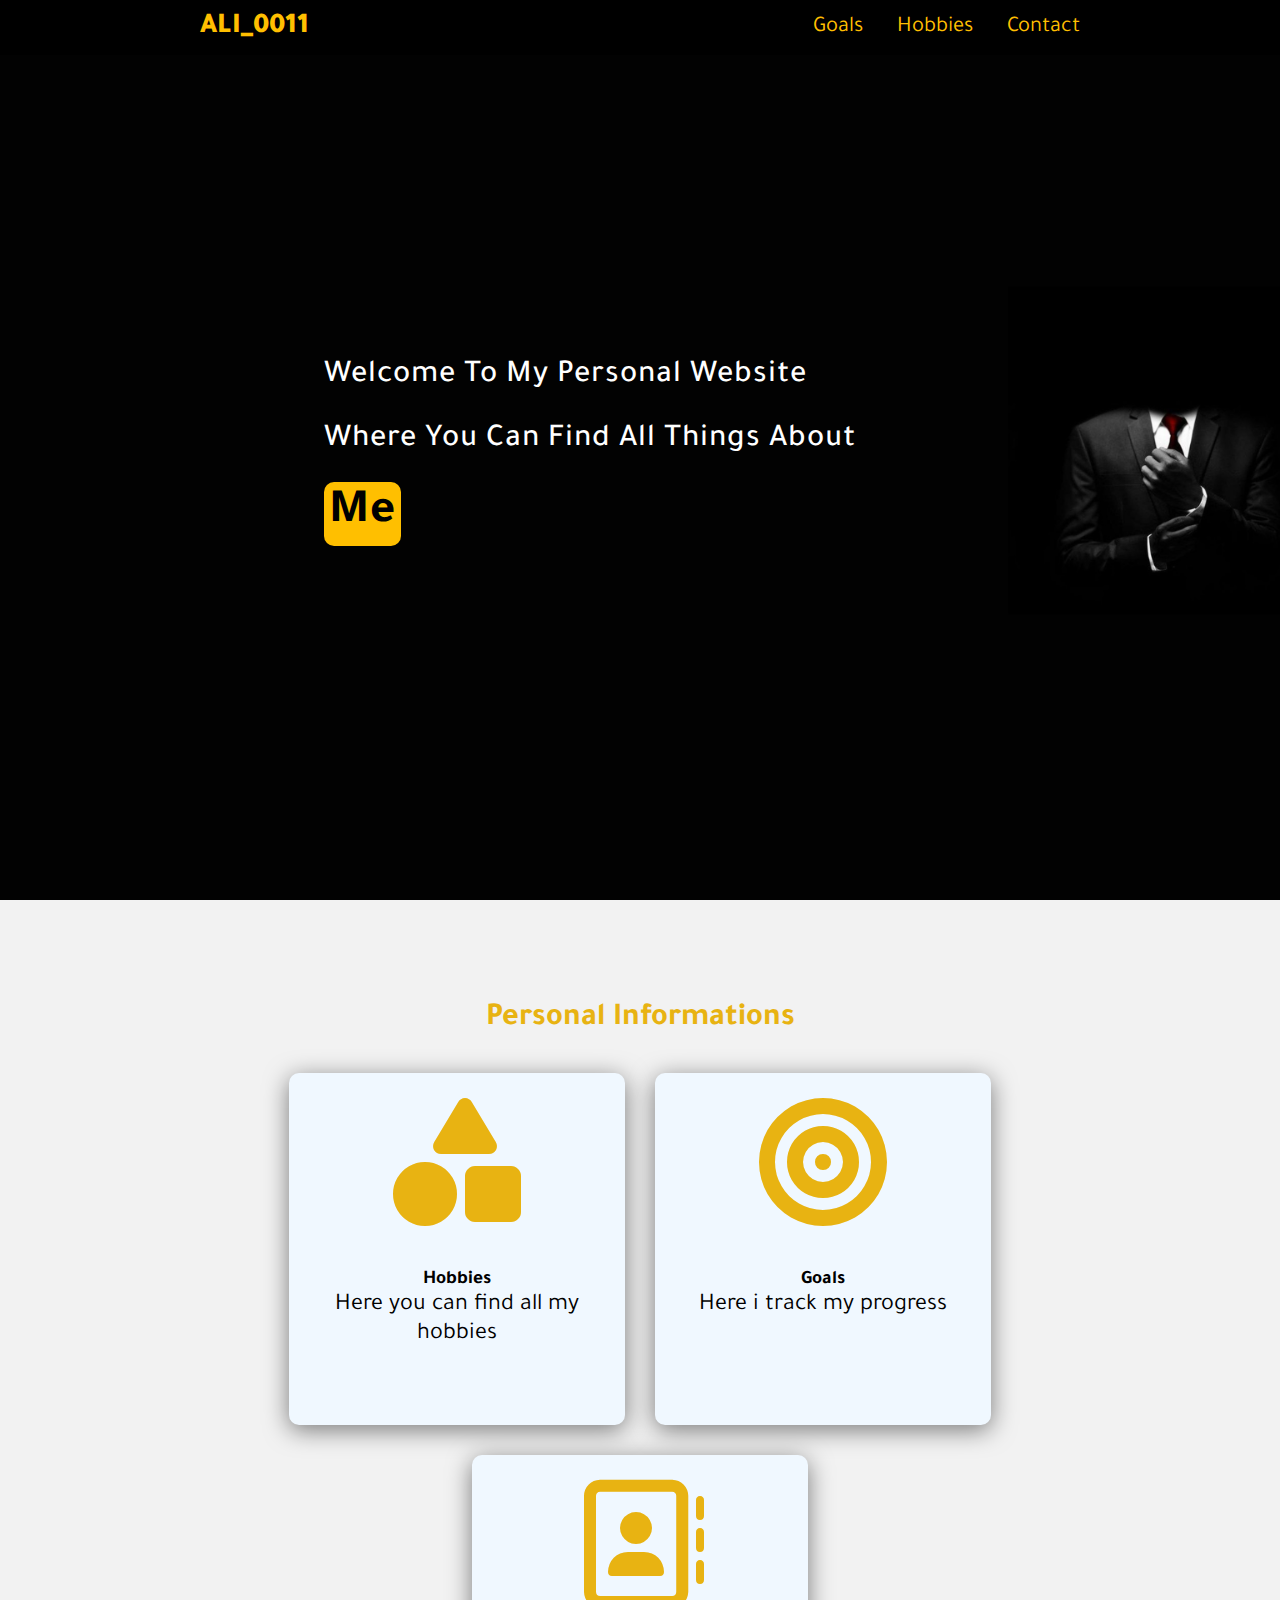
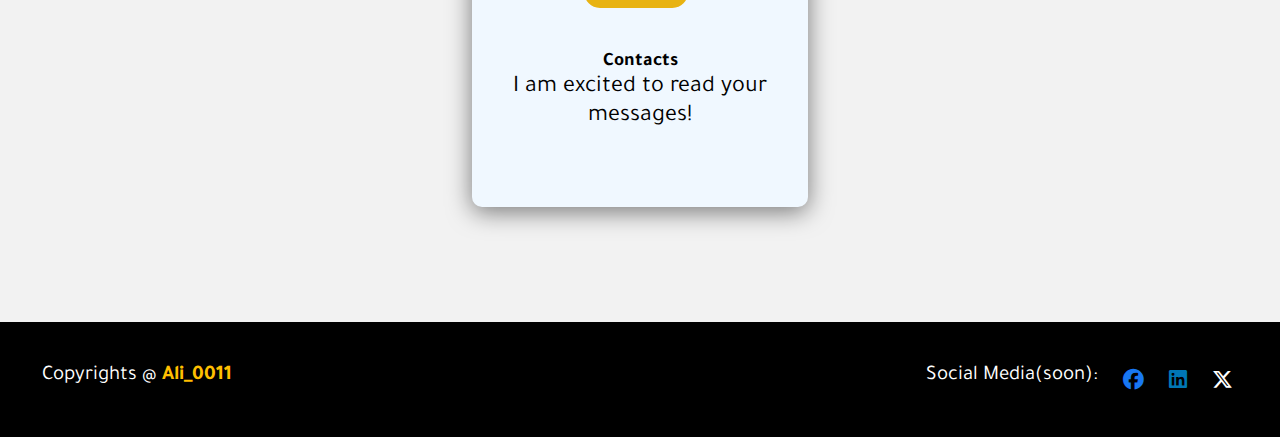
<file: index.html>
<!DOCTYPE html>
<html lang="en">
<head>
    <meta charset="UTF-8">
    <meta name="viewport" content="width=device-width, initial-scale=1.0">
    <link rel="stylesheet" href="https://cdnjs.cloudflare.com/ajax/libs/font-awesome/6.5.2/css/all.min.css">
    <link rel="stylesheet" href="master.css">
    <title>Ali</title>
    <link rel="preconnect" href="https://fonts.googleapis.com">
<link rel="preconnect" href="https://fonts.gstatic.com" crossorigin>
<link href="https://fonts.googleapis.com/css2?family=Tajawal:wght@200;300;400;500;700;800;900&display=swap" rel="stylesheet">
</head>
<body>
    <header>
        <a href="index.html" class="logo"> Ali_0011</a>
        <nav class="navigation">
            <a href="goals.html" >Goals</a>
            <a href="hobbies.html">Hobbies</a>
            <a href="contact.html">Contact</a>
        

        </nav>
    </header>

<section class="main">
    <h1>
        Welcome To My Personal website<br>
        where you can find all things about<br> <span><a href="#Services">me</a></span>
    </h1>
    
</section>

<section class="cards" id = "Services">
    <h2 class="title">
        Personal Informations
    </h2>
    <div class="content">
        
       <a href="hobbies.html">
        <div class="card">
            <div class="icon"> <i class="fa-solid fa-shapes"></i></i></div>
           <div class="info">
            <h3>Hobbies</h3>
            <p>Here you can find all my hobbies </p>
           </div>
        </div>
       </a>
       <a href="goals.html">
        <div class="card">
            <div class="icon"><i class="fa-solid fa-bullseye"></i></i></div>
           <div class="info">
            <h3>Goals</h3>
            <p>Here i track my progress</p>
           </div>
        </div>
    </a>
    <a href="contact.html">
        <div class="card">  
            <div class="icon"> <i class="fa-regular fa-address-book"></i></div>
           <div class="info">
            <h3>Contacts</h3>
            <p>I am excited to read your messages!</p>
           </div>
        </div>
    </a>
    </div>
</section>
<footer class="footer">
    <p>Copyrights @ <span>Ali_0011</span></p>
    <div class="logos_footer">
        <p>Social Media(soon): </p>
        <div class="logos_footer_icons">
            <i class="fa-brands fa-facebook" style="color: #1877F2;"></i>
        <i class="fa-brands fa-linkedin" style="color: #0077B5;"></i>
        <i class="fa-brands fa-x-twitter"></i>
        </div>
    </div>
</footer>

</body>
</html>
</file>
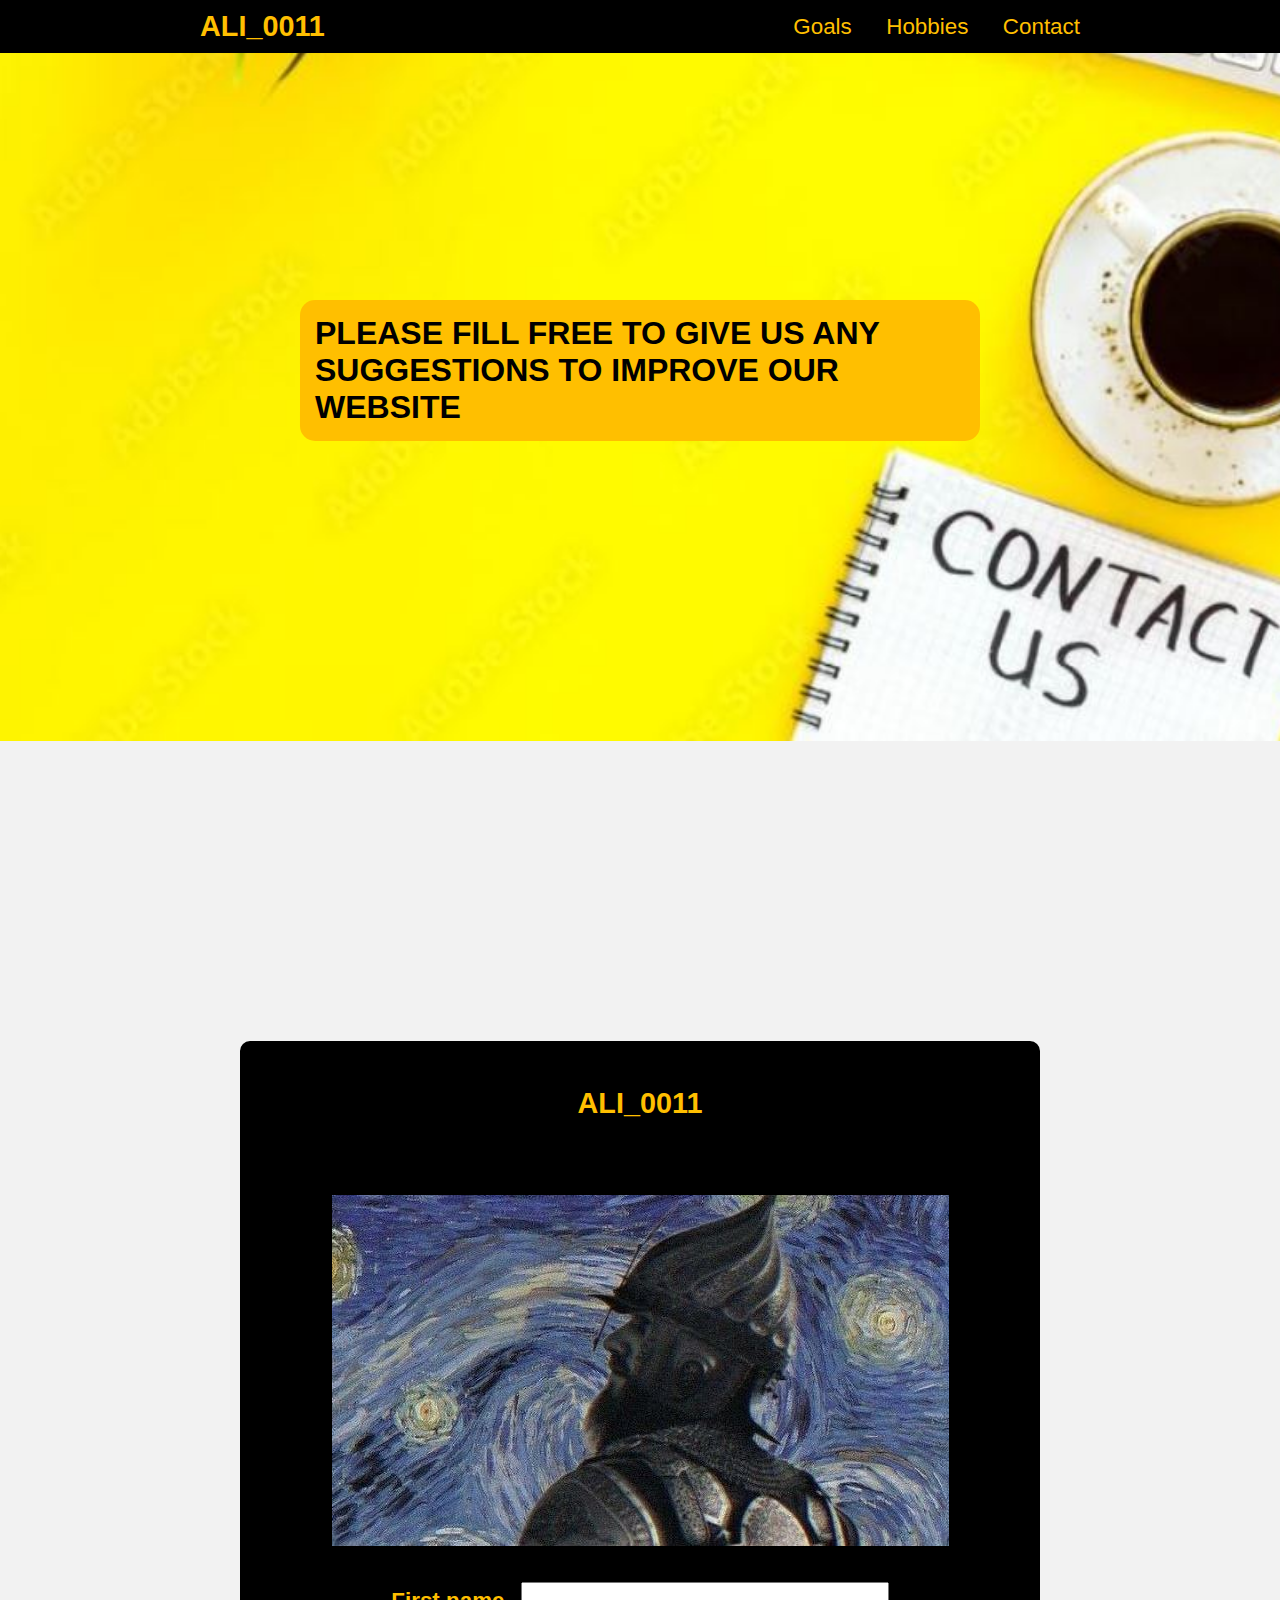
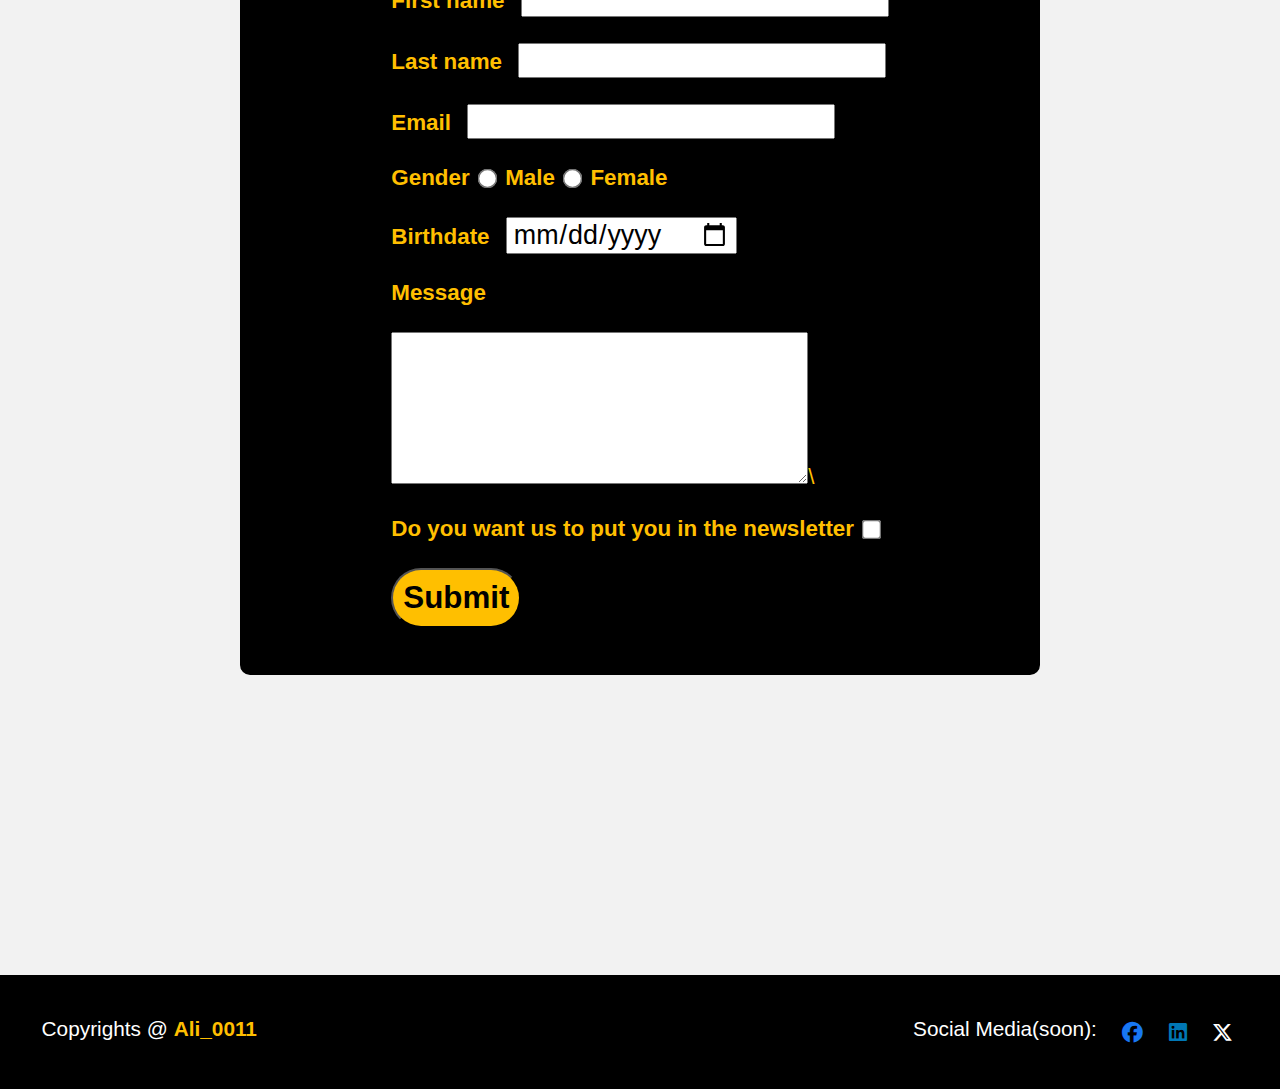
<file: contact.html>
<!DOCTYPE html>
<html lang="en">
<head>
  <meta charset="UTF-8">
  <meta http-equiv="X-UA-Compatible" content="IE=edge">
  <meta name="viewport" content="width=device-width, initial-scale=1.0">
  <link rel="stylesheet" href="contact_style.css">
  <link rel="stylesheet" href="https://cdnjs.cloudflare.com/ajax/libs/font-awesome/6.5.2/css/all.min.css">
  <title>Document</title>
</head>
<body>
  <header>
    <a href="index.html" class="logo"> Ali_0011</a>
    <nav class="navigation">
        <a href="goals.html" >Goals</a>
        <a href="hobbies.html">Hobbies</a>
        <a href="contact.html">Contact</a>
    

    </nav>
</header>


    <section class="first">


      <h1>Please fill free to give us any suggestions to improve our website
      </h1>

  </section>


  <section class="main">
    <div class="card">
      <div class="title"><h1>Ali_0011</h1></div> 
      
    <div class="image">
      <img src="images/contact.JPG" alt="personal image">
    </div>
    <div class="form">
        <form>
            <label for="fname"><b>First name</b> </label>
            <input type="text" name="fname" id="fname">
            <br><br>
            <label for="lname"><b>Last name</b> </label>
            <input type="text" name="lname" id="lname">
            <br><br>
            <label for="mail"><b>Email</b> </label>
            <input type="email" name="mail" id="mail">
        <br><br>
            
            <label for="Gender"><b>Gender</b> </label>
    
            <input type="radio" name="Gender" value="male" id="male" style="transform: scale(1.5); margin: 5px;">
    
            <label for="male"><b>Male</b> </label>
    
            
            <input type="radio" name="Gender" value="female" id="female" style="transform: scale(1.5); margin: 5px;">
    
            <label for="female"><b>Female</b> </label>
            
            
            <br><br>
            <label for="birthdate"><b>Birthdate</b> </label>
            <input type="date" name="birthdate" id="birthdate" >
    
            <br><br>
            
            <label for="message"><b>Message</b></label><br><br>
            <textarea name="message" cols="50" rows="10" id="message" ></textarea>\
            <br><br>
            <label for="agree"><b>Do you want us to put you in the newsletter</b> </label>
            <input type="checkbox" name="agree" id="agree" style="transform: scale(1.5); margin: 5px;">
            <br><br>
    
            <button><b>Submit</b></button>
        </form>
    </div>
    </div>
   
  </section>

  
  <footer class="footer">
    <p>Copyrights @ <span>Ali_0011</span></p>
    <div class="logos_footer">
        <p>Social Media(soon): </p>
        <div class="logos_footer_icons">
            <i class="fa-brands fa-facebook" style="color: #1877F2;"></i>
        <i class="fa-brands fa-linkedin" style="color: #0077B5;"></i>
        <i class="fa-brands fa-x-twitter"></i>
        </div>
    </div>
</footer>

</body>
</html>
</file>
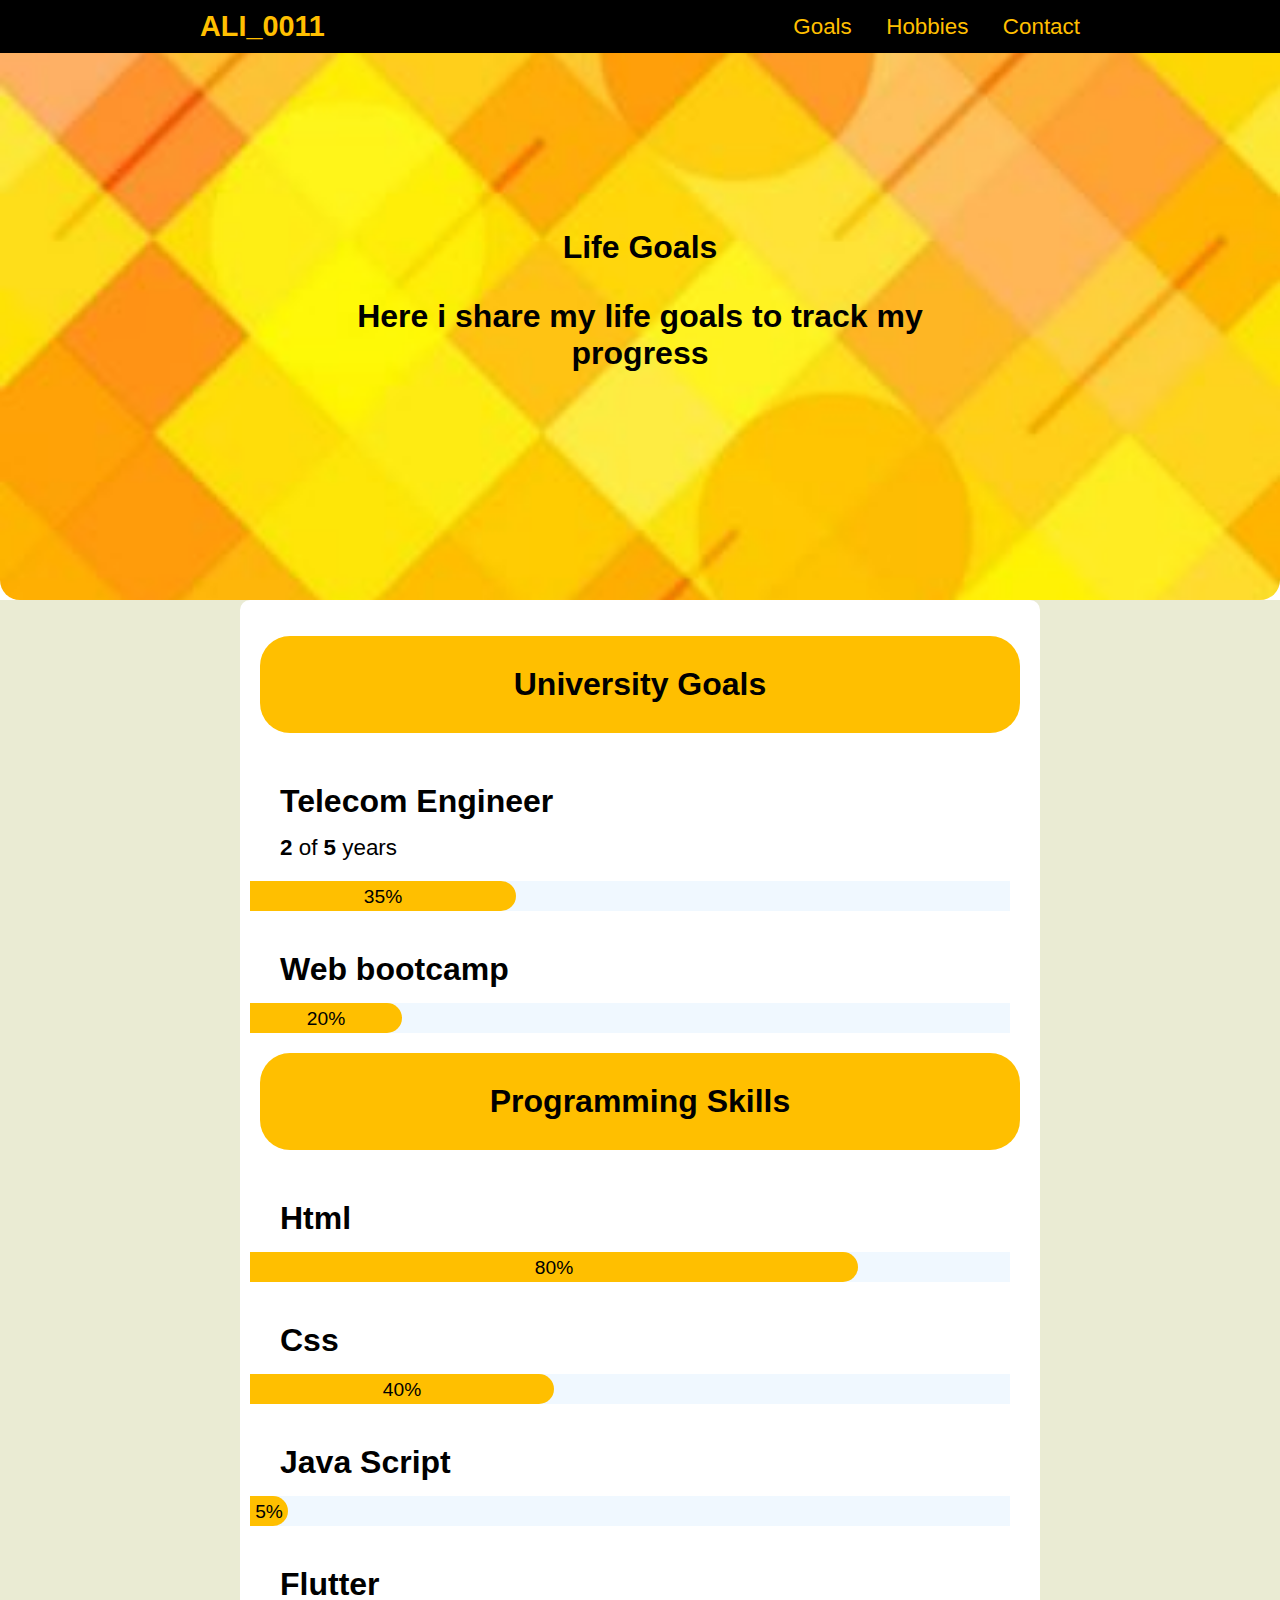
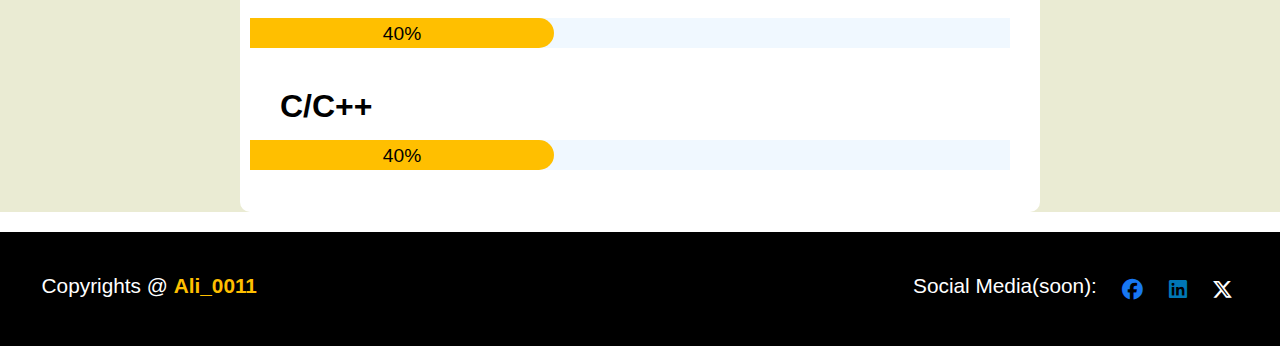
<file: goals.html>
<!DOCTYPE html>
<html lang="en">
<head>
  <meta charset="UTF-8">
  <meta http-equiv="X-UA-Compatible" content="IE=edge">
  <meta name="viewport" content="width=device-width, initial-scale=1.0">
  <link rel="stylesheet" href="goals_style.css">
  <link rel="stylesheet" href="https://cdnjs.cloudflare.com/ajax/libs/font-awesome/6.5.2/css/all.min.css">
  <title>Document</title>
</head>
<body>
    <header>
        <a href="index.html" class="logo"> Ali_0011</a>
        <nav class="navigation">
            <a href="goals.html" >Goals</a>
            <a href="hobbies.html">Hobbies</a>
            <a href="contact.html">Contact</a>
        

        </nav>
    </header>

    <section class="main_section">
        <div class="title">
            <h1>Life Goals</h1>
            <h2>Here i share my life goals to track my progress</h2>
        </div>
    </section>

    <section class="second_section">
        <div class="card">
            <h3>
                University Goals
            </h3>
            <div class="sub_card">
                <h4>
                    Telecom Engineer
                </h4>
                <p> <span>2</span> of <span>5</span> years</p>
                <div class="skill_bar">
                    <div class="skill"  style="width: 35%;"> 35%</div>
                </div>
            </div>

            <div class="sub_card">
                <h4>
                    Web bootcamp
                </h4>
                <!-- <p> <span>2</span> of <span>5</span> years</p> -->
                <div class="skill_bar">
                    <div class="skill" style="width: 20%;"> 20%</div>
                </div>
            </div>

            <h3>
               Programming Skills
            </h3>
            <div class="sub_card">
                <h4>
                    Html
                </h4>
                <!-- <p> <span>2</span> of <span>5</span> years</p> -->
                <div class="skill_bar">
                    <div class="skill"  style="width: 80%;"> 80%</div>
                </div>
            </div>

            <div class="sub_card">
                <h4>
            Css</h4>
                <!-- <p> <span>2</span> of <span>5</span> years</p> -->
                <div class="skill_bar">
                   <div class="skill" style="width: 40%;"> 40%</div>
                </div>
            </div>
            <div class="sub_card">
                <h4>Java Script</h4>
                <!-- <p> <span>2</span> of <span>5</span> years</p> -->
                <div class="skill_bar">
                   <div class="skill" style="width: 5%;"> 5%</div>
                </div>
            </div>
            <div class="sub_card">
                <h4>Flutter</h4>
                <!-- <p> <span>2</span> of <span>5</span> years</p> -->
                <div class="skill_bar">
                   <div class="skill" style="width: 40%;"> 40%</div>
                </div>
            </div>
            <div class="sub_card">
                <h4>C/C++</h4>
                <!-- <p> <span>2</span> of <span>5</span> years</p> -->
                <div class="skill_bar">
                   <div class="skill" style="width: 40%;"> 40%</div>
                </div>
            </div>
        </div>

        


    </section>
  
    <footer class="footer">
    <p>Copyrights @ <span>Ali_0011</span></p>
    <div class="logos_footer">
        <p>Social Media(soon): </p>
        <div class="logos_footer_icons">
            <i class="fa-brands fa-facebook" style="color: #1877F2;"></i>
        <i class="fa-brands fa-linkedin" style="color: #0077B5;"></i>
        <i class="fa-brands fa-x-twitter"></i>
        </div>
    </div>
</footer>



</body>
</html>
</file>
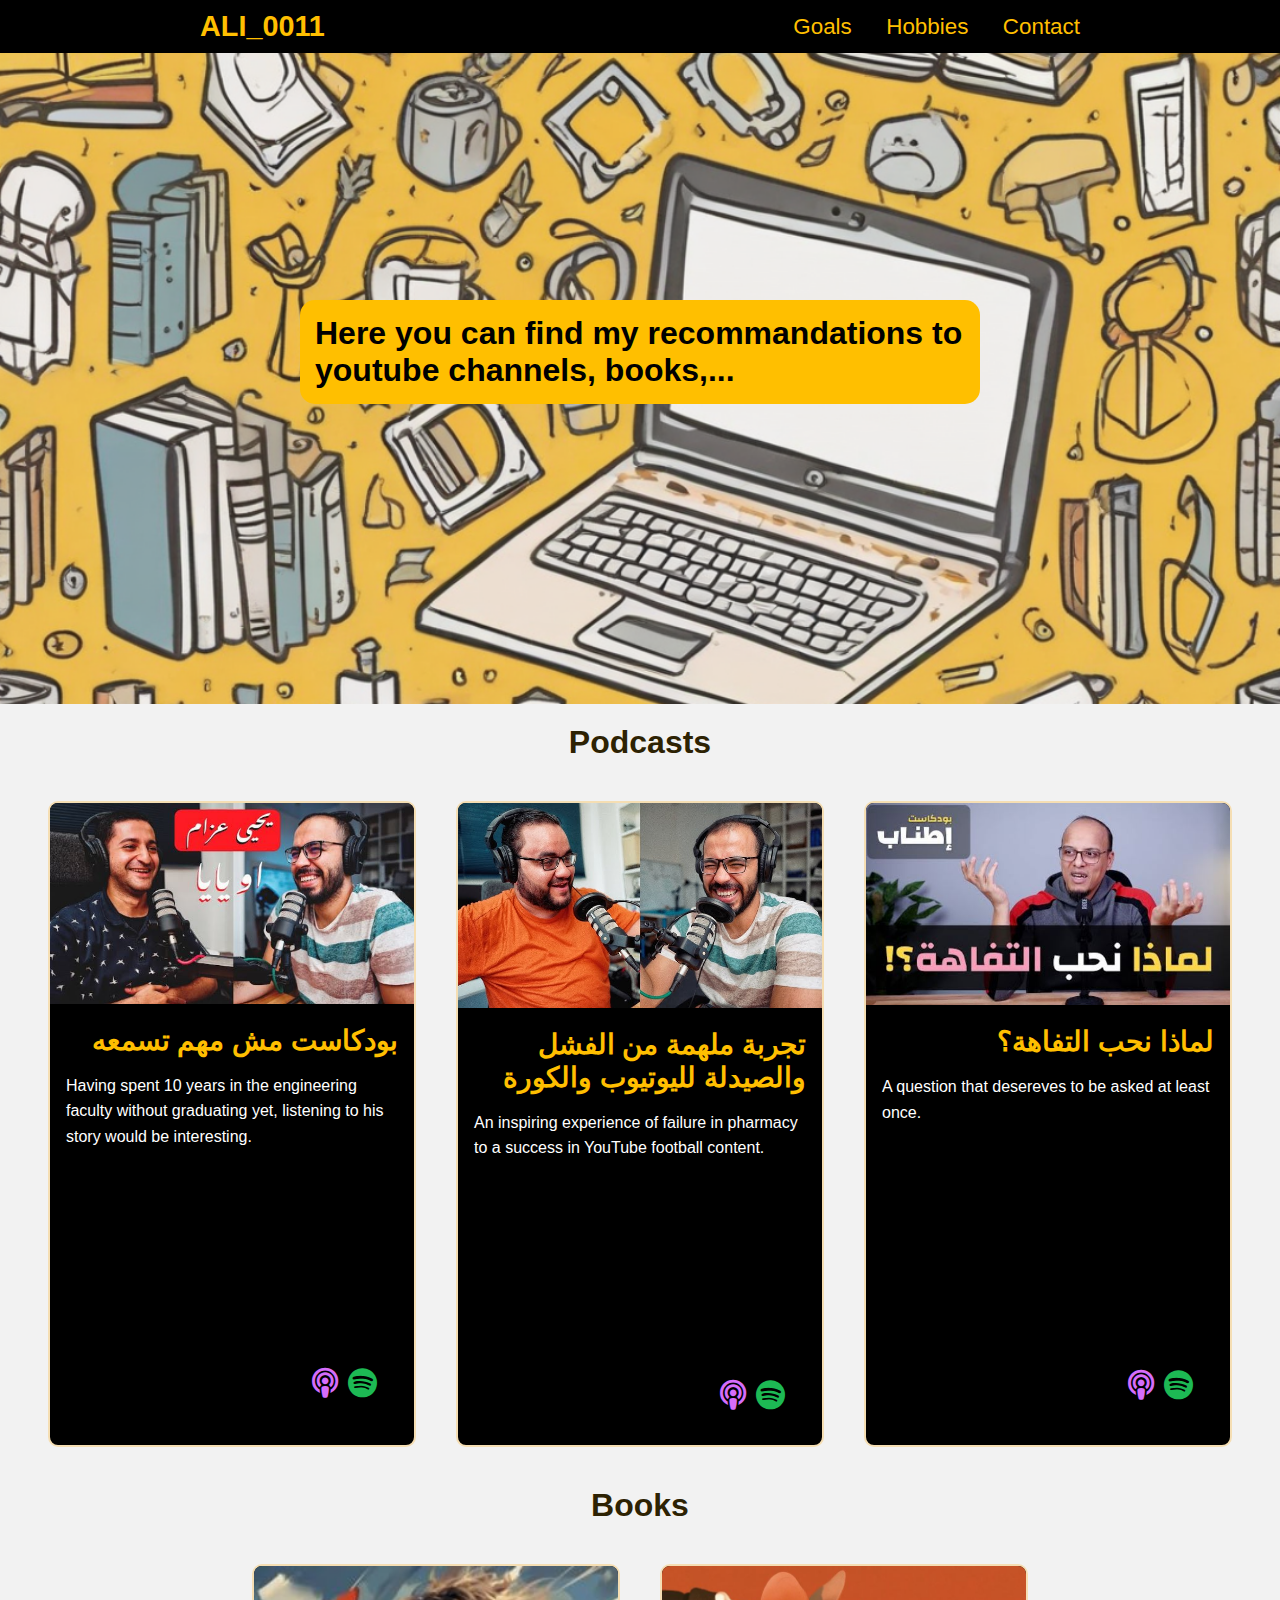
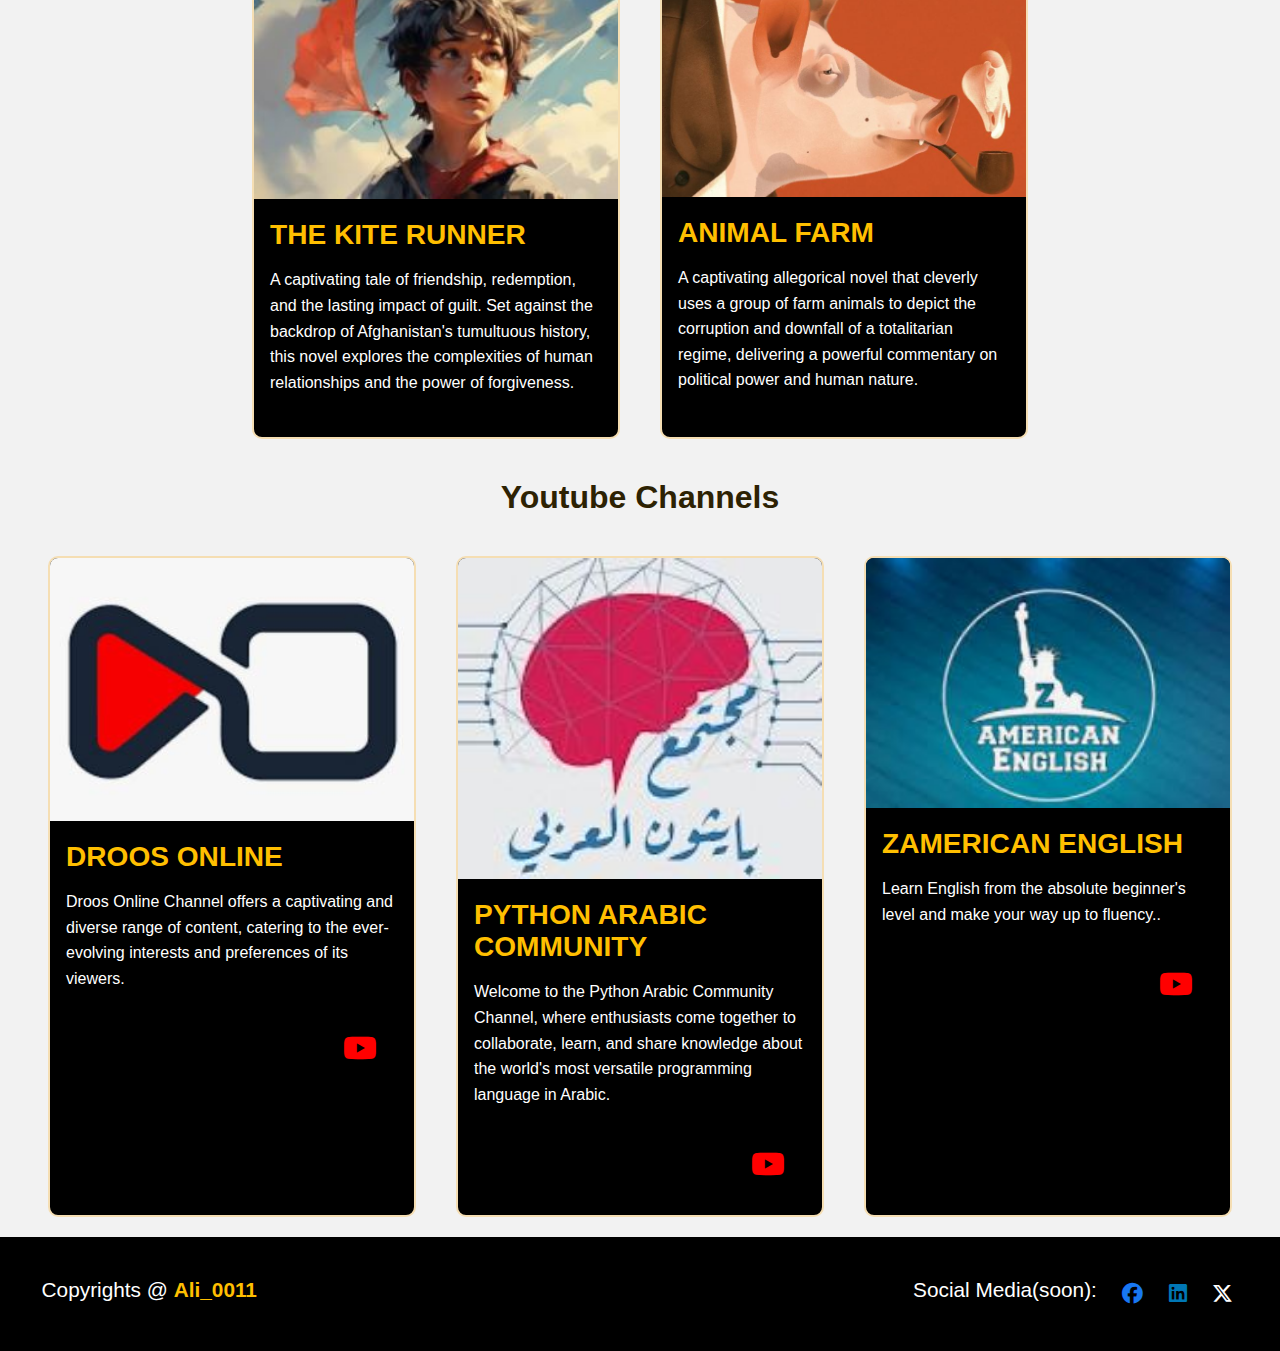
<file: hobbies.html>
<!DOCTYPE html>
<html lang="en">

<head>
    <meta charset="UTF-8">
    <meta name="viewport" content="width=device-width, initial-scale=1.0">
    <title>Hobbies</title>
    <link rel="stylesheet" href="https://cdnjs.cloudflare.com/ajax/libs/font-awesome/6.5.2/css/all.min.css">
    <link rel="stylesheet" href="hobbies_style.css">
</head>

<body>
    <header>
        <a href="index.html" class="logo"> Ali_0011</a>
        <nav class="navigation">
            <a href="goals.html" >Goals</a>
            <a href="hobbies.html">Hobbies</a>
            <a href="contact.html">Contact</a>
        

        </nav>
    </header>

    <section class="main">


        <h1>Here you can find my recommandations to
            youtube channels, books,...
        </h1>

    </section>

   
 

        <h2 class="title">Podcasts </h2>
        <section class="hobbies_section">
            <div class="content">
                <div class="card">
                    <div class="image">
                        <img src="images/podcasts/1.jpg" alt="">
                    </div>
                    <div class="info">
                        <div class="title_card">
                            <h3>بودكاست مش مهم تسمعه</h3>
                        </div>
                        <div class="info_card">
                            <p>Having spent 10 years in the engineering faculty without graduating yet, listening to his
                                story would be interesting. </p>
                            <div class="frame"><iframe
                                    allow="autoplay *; encrypted-media *; fullscreen *; clipboard-write" frameborder="0"
                                    height="175" style="width:100%;max-width:660px;overflow:hidden;border-radius:10px;"
                                    sandbox="allow-forms allow-popups allow-same-origin allow-scripts allow-storage-access-by-user-activation allow-top-navigation-by-user-activation"
                                    src="https://embed.podcasts.apple.com/eg/podcast/%D9%8A%D8%AD%D9%8A%D9%89-%D8%B9%D8%B2%D8%A7%D9%85-%D8%A3%D9%88-%D9%8A%D8%A7%D9%8A%D8%A7-%D8%A8%D9%88%D8%AF%D9%83%D8%A7%D8%B3%D8%AA-%D9%85%D8%B4-%D9%85%D9%87%D9%85-%D8%AA%D8%B3%D9%85%D8%B9%D9%87/id1594640188?i=1000576126220"
                                    scrolling="no"></iframe></div>
                            <div class="logos">
                                <a href="https://podcasts.apple.com/eg/podcast/%D9%8A%D8%AD%D9%8A%D9%89-%D8%B9%D8%B2%D8%A7%D9%85-%D8%A3%D9%88-%D9%8A%D8%A7%D9%8A%D8%A7-%D8%A8%D9%88%D8%AF%D9%83%D8%A7%D8%B3%D8%AA-%D9%85%D8%B4-%D9%85%D9%87%D9%85-%D8%AA%D8%B3%D9%85%D8%B9%D9%87/id1594640188?i=1000576126220"
                                    target="_blank"> <i class="fa-solid fa-podcast" style="color: #D56DFB"></i></a>
                                <a href="https://podcasters.spotify.com/pod/show/ahmed-abouzaid7/episodes/ep-e1mhcmv"
                                    target="_blank"><i class="fa-brands fa-spotify" style="color: #1DB954;"></i></a>

                            </div>
                        </div>

                    </div>
                </div>
            </div>

            <div class="content">
                <div class="card">
                    <div class="image">
                        <img src="images/podcasts/2.jpg" alt="">
                    </div>
                    <div class="info">
                        <div class="title_card">
                            <h3>تجربة ملهمة من الفشل والصيدلة لليوتيوب والكورة</h3>
                        </div>
                        <div class="info_card">
                            <p>An inspiring experience of failure in pharmacy to a success in YouTube football content.
                            </p>
                            <div class="frame">

                                <iframe allow="autoplay *; encrypted-media *; fullscreen *; clipboard-write"
                                    frameborder="0" height="175"
                                    style="width:100%;max-width:660px;overflow:hidden;border-radius:10px;"
                                    sandbox="allow-forms allow-popups allow-same-origin allow-scripts allow-storage-access-by-user-activation allow-top-navigation-by-user-activation"
                                    src="https://embed.podcasts.apple.com/eg/podcast/%D9%85%D9%85%D8%AF%D9%88%D8%AD-%D9%86%D8%B5%D8%B1%D8%A7%D9%84%D9%84%D9%87-%D8%AA%D8%AC%D8%B1%D8%A8%D8%A9-%D9%85%D9%84%D9%87%D9%85%D8%A9-%D9%85%D9%86-%D8%A7%D9%84%D9%81%D8%B4%D9%84-%D9%88%D8%A7%D9%84%D8%B5%D9%8A%D8%AF%D9%84%D8%A9-%D9%84%D9%84%D9%8A%D9%88%D8%AA%D9%8A%D9%88%D8%A8/id1594640188?i=1000566079386"
                                    scrolling="no"></iframe>


                            </div>
                            <div class="logos">
                                <a href="https://podcasts.apple.com/eg/podcast/%D9%85%D9%85%D8%AF%D9%88%D8%AD-%D9%86%D8%B5%D8%B1%D8%A7%D9%84%D9%84%D9%87-%D8%AA%D8%AC%D8%B1%D8%A8%D8%A9-%D9%85%D9%84%D9%87%D9%85%D8%A9-%D9%85%D9%86-%D8%A7%D9%84%D9%81%D8%B4%D9%84-%D9%88%D8%A7%D9%84%D8%B5%D9%8A%D8%AF%D9%84%D8%A9-%D9%84%D9%84%D9%8A%D9%88%D8%AA%D9%8A%D9%88%D8%A8/id1594640188?i=1000566079386"
                                    target="_blank"><i class="fa-solid fa-podcast" style="color: #D56DFB"></i></a>
                                <a href="https://open.spotify.com/episode/74gQFicLA0ipNT41iXZ0RB?si=43gSCdLhQgqcDK6W1kg4mw"
                                    style="color: #1DB954;"><i class="fa-brands fa-spotify"
                                        style="color: #1DB954;"></i></a>

                            </div>
                        </div>

                    </div>
                </div>
            </div>


            <div class="content">
                <div class="card">
                    <div class="image">
                        <img src="images/podcasts/3.jpg" alt="">
                    </div>
                    <div class="info">
                        <div class="title_card">
                            <h3>لماذا نحب التفاهة؟</h3>
                        </div>
                        <div class="info_card">
                            <p>A question that desereves to be asked at least once.</p><br>
                            <div class="frame"><iframe
                                    allow="autoplay *; encrypted-media *; fullscreen *; clipboard-write" frameborder="0"
                                    height="175" style="width:100%;max-width:660px;overflow:hidden;border-radius:10px;"
                                    sandbox="allow-forms allow-popups allow-same-origin allow-scripts allow-storage-access-by-user-activation allow-top-navigation-by-user-activation"
                                    src="https://embed.podcasts.apple.com/us/podcast/5-%D9%84%D9%85%D8%A7%D8%B0%D8%A7-%D9%86%D8%AD%D8%A8-%D8%A7%D9%84%D8%AA%D9%81%D8%A7%D9%87%D8%A9/id1622134741?i=1000598435348"
                                    scrolling="no"></iframe></div>
                            <div class="logos">
                                <a
                                    href="https://podcasts.apple.com/us/podcast/5-%D9%84%D9%85%D8%A7%D8%B0%D8%A7-%D9%86%D8%AD%D8%A8-%D8%A7%D9%84%D8%AA%D9%81%D8%A7%D9%87%D8%A9/id1622134741?i=1000598435348"><i
                                        class="fa-solid fa-podcast" style="color: #D56DFB"></i></a>
                                <a href="https://open.spotify.com/episode/7JejyYvUImQls7hJhyzfAv?si=gbR9gr9QSHWbiORbR2ILDQ"
                                    target="_blank"><i class="fa-brands fa-spotify" style="color: #1DB954;"></i></a>

                            </div>
                        </div>

                    </div>
                </div>
            </div>
        </section>

        <h2 class="title">Books </h2>
        <section class="books_section">
            <div class="content">
                <div class="card">

                    <div class="image">
                        <img src="images/books/1.JPG" alt="">
                    </div>
                    <div class="info">
                        <div class="title_card">
                            <h3 class="book_title">The Kite Runner</h3>
                        </div>
                        <div class="info_card">
                            <p>A captivating tale of friendship, redemption, and the lasting impact of guilt. Set
                                against
                                the backdrop of Afghanistan's tumultuous history, this novel explores the complexities
                                of
                                human relationships and the power of forgiveness.</p><br>



                        </div>
                    </div>

                </div>

                <div class="card">

                    <div class="image">
                        <img src="images/books/2.JPG" alt="">
                    </div>
                    <div class="info">
                        <div class="title_card">
                            <h3 class="book_title">Animal Farm</h3>
                        </div>
                        <div class="info_card">
                            <p> A captivating allegorical novel that cleverly uses a group of farm animals to depict the
                                corruption and downfall of a totalitarian regime, delivering a powerful commentary on
                                political power and human nature.</p><br>



                        </div>
                    </div>

                </div>



            </div>
            </div>
        </section>


        <h2 class="title">Youtube Channels </h2>
        <section class="youtube_section">
            <div class="content">
                <div class="card">

                    <div class="image">
                        <img src="images/youtube/1.JPG" alt="">
                    </div>
                    <div class="info">
                        <div class="title_card">
                            <h3 class="book_title">Droos Online</h3>
                        </div>
                        <div class="info_card">
                            <p>Droos Online Channel offers a captivating and diverse range of content, catering to the
                                ever-evolving interests and preferences of its viewers.</p><br>
                               <div class="logos">
                                <a href="https://www.youtube.com/@DroosOnline4u"><i class="fa-brands fa-youtube" style="color: #FF0000;"></i></a>
                               </div>


                        </div>
                    </div>

                </div>

                <div class="card">

                    <div class="image">
                        <img src="images/youtube/2.JPG" alt="">
                    </div>
                    <div class="info">
                        <div class="title_card">
                            <h3 class="book_title">Python Arabic Community</h3>
                        </div>
                        <div class="info_card">
                            <p> Welcome to the Python Arabic Community Channel, where enthusiasts come together to
                                collaborate, learn, and share knowledge about the world's most versatile programming
                                language in Arabic.</p><br>
                                <div class="logos">
                                    <a href="https://www.youtube.com/@PythonArab"><i class="fa-brands fa-youtube" style="color: #FF0000;"></i></a>
                                   </div>


                        </div>
                    </div>

                </div>
                <div class="card">

                    <div class="image">
                        <img src="images/youtube/3.JPG" alt="">
                    </div>
                    <div class="info">
                        <div class="title_card">
                            <h3 class="book_title">Zamerican English</h3>
                        </div>
                        <div class="info_card">
                            <p> Learn English from the absolute beginner's level and make your way up to fluency..</p>
                            <br>
                            <div class="logos">
                                <a href="https://www.youtube.com/@ZAmericanEnglish"><i class="fa-brands fa-youtube" style="color: #FF0000;"></i></a>
                               </div>


                        </div>
                    </div>

                </div>



            </div>
            </div>
        </section>
    
        <footer class="footer">
            <p>Copyrights @ <span>Ali_0011</span></p>
            <div class="logos_footer">
                <p>Social Media(soon): </p>
                <div class="logos_footer_icons">
                    <i class="fa-brands fa-facebook" style="color: #1877F2;"></i>
                <i class="fa-brands fa-linkedin" style="color: #0077B5;"></i>
                <i class="fa-brands fa-x-twitter"></i>
                </div>
            </div>
        </footer>

    
</body>

</html>
</file>
<file: master.css>
*{    margin: 0;
    padding: 0;
    box-sizing: border-box;
    /* by default content box */
    scroll-behavior: smooth;
    font-family: "Tajawal", sans-serif;

}
body{
    background-color:#F2F2F2;
}
a{
    text-decoration: none;
}
header{
    
    background-color: black;
    width: 100%;
    /* changed */
    position: fixed;
    z-index: 999;
    display: flex;
    justify-content: space-between;
    align-items: center;
    padding: 10px 200px;
   
}
.logo{
    text-decoration: none;
    color:  #FFBF00;
    text-transform: uppercase;
    font-weight: 900;
    font-size: 1.8em;
}
.navigation a{
    color: #FFBF00;
    text-transform: none;
    text-decoration: none;
    padding-left: 30px;
    font-weight: 400;
    font-size: 1.4em;
}
.navigation a:hover{
    color: #ffbf00c3;
}
section{
    padding: 100px;
    /* display: flex; */
    /* justify-content: space-around; */
}
/* .main_image{
height: 300px;
width: 300px;
} */
.main{
    display: flex;
    justify-content: space-around;
    width: 100%;
    min-height: 100vh;

    align-items: center;
    /* Vertical centering */

    background: url(images/main.png) no-repeat;
    background-size: cover;
    background-position: center;
    background-color: black;
   
}
section h1{
    margin-right: 100px;
    color: white;
    font-size: 2em;
    font-weight: 500;
    text-transform: capitalize;
    letter-spacing: 1px;
    line-height: 2em;
}
section h1 a{
    display: inline-block;
    background-color: #FFBF00;
    border-radius: 10px;
    color: black;
    font-size: 1.5em;
    font-weight: 600;  
    padding-left: 5px;
    padding-right: 5px;
    text-decoration: none;
   
    margin-top: 10px;
    margin-bottom: 10px;
}

section h1 a:hover{
    background-color:  #ffbf00c3;
    transform: scale(1.1);
    transition: 0.4s ease;
}









.title {
    display: flex;
    justify-content: center;
    color: #e8b312;
    font-size: 2em;
    margin-bottom: 20px;
}
.content{
    display: flex;
    justify-content: center;
    flex-direction: row;
    flex-wrap: wrap;
}
 .card{
    background-color: aliceblue;
    width: 21em;
    box-shadow: 0 5px 25px rgba(1, 1, 1, 50%);
    border-radius: 10px;
    padding: 25px;
    margin: 15px;
    text-decoration:none;
    min-height: 22em;
}
.card:hover{
    transform: scale(1.1);
    transition: 0.7 ease;
    text-decoration:none;
}
.icon{
    color:#e8b312;
    text-align: center;
    font-size: 8em;
    text-decoration:none;
}
.info{
    color: black;
    text-decoration:none;
    
    text-align: center;
}
.info h3{
    font-size: 1.2em;
    text-decoration:none;
}
 
/* footer style */
.footer{
    color: white;
    background-color: black;
    font-size: 1.3em;
    display: flex;
    justify-content: space-between;
    padding:2em;
    
}
.logos_footer{
    /* min-width:20em ; */
    display: flex;
    justify-content: space-between;
}
.footer span{
    color: #FFBF00;
    font-weight: 700;
}
.footer i{
    margin-left: 10px;
    padding: 5px;
}
.footer p{
    margin-right:10px ;
}

.card p{
    font-size: 1.5em;
}
@media (max-width:1023px){
    header{
        padding: 10px;
        font-size: 1em;
    }
    .navigation a{
        padding-left: 10px;
    }
    
    .footer{
      
        flex-direction: column;
        justify-content: center;
        line-height: 1.5em;
    }
    .logos_footer{
        /* min-width:20em ; */
        flex-direction: column;
        justify-content: center;
    }
    .main h1{
    
        font-size: 2em;
        line-height: 1.3em;
       }
}
</file>
<file: contact_style.css>
*{    margin: 0;
    padding: 0;
    box-sizing: border-box;
    /* by default content box */
    scroll-behavior: smooth;
    font-family: "Tajawal", sans-serif;

}
body{
  background-color:#F2F2F2;
}
.first{
  display: flex;
  /* justify-content: ; */
      padding: 300px;
      
   
      background-image: url(images/contact_background..JPG) ;
      background-repeat: no-repeat;
      background-size: cover;
      background-position: center;
    
  
  }
  .first h1{
      font-size: 2em;
      color: black;
      background-color: #FFBF00;
      border-radius: 15px;
      padding: 15px;
  }

.main{
    padding: 300px;
    display: flex;
    justify-content:center;
  }
  .card h1{
    text-align: center;
  }
  .card{
    background-color: black;
    min-width:50em;
    
  }
  .card {
    display: flex;
    flex-direction: column;
    align-items: center;
    justify-content: center;
    border: 3px solid black;
    border-radius:10px;
  
  }
  input{
    padding-left:5px ;
    padding-right:5px ;
    font-size:1.2em ;
    margin-left: 10px;

  }
  .image img{
    padding:2em;
    width: 100%;
  }

  .form{
    color: #FFBF00;
    font-size: 1.4em;
    size: 1.4em;
    font-weight: 500;
  }
 
  .form p{
    padding: 30px;
  }
 

  button {
    background-color: #FFBF00;
    border-radius: 999px;
    margin-bottom: 1.4em;
    padding: 10px;
    font-size: 1.4em;
  }
  /* footer style */
  .footer{
    color: white;
    background-color: black;
    font-size: 1.3em;
    display: flex;
    justify-content: space-between;
    padding:2em;
    
}
.logos_footer{
    /* min-width:20em ; */
    display: flex;
    justify-content: space-between;
}
.footer span{
    color: #FFBF00;
    font-weight: 700;
}
.footer i{
    margin-left: 10px;
    padding: 5px;
}
.footer p{
    margin-right:10px ;
}.footer{
  color: white;
  background-color: black;
  font-size: 1.3em;
  display: flex;
  justify-content: space-between;
  padding:2em;
  
}
.logos_footer{
  /* min-width:20em ; */
  display: flex;
  justify-content: space-between;
}
.footer span{
  color: #FFBF00;
  font-weight: 700;
}
.footer i{
  margin-left: 10px;
  padding: 5px;
}
.footer p{
  margin-right:10px ;
}
/* header style */
header{
    
    background-color: black;
    width: 100%;
    position: fixed;
    z-index: 999;
    display: flex;
    justify-content: space-between;
    align-items: center;
    padding: 10px 200px;
   
}
.logo,
h1{
    text-decoration: none;
    color:  #FFBF00;
    text-transform: uppercase;
    font-weight: 900;
    font-size: 1.8em;
}
h1{
    padding:1.5em;
}
.navigation a{
    color: #FFBF00;
    text-transform: none;
    text-decoration: none;
    padding-left: 30px;
    font-weight: 400;
    font-size: 1.4em;
}
.navigation a:hover{
    color: #ffbf00c3;
}

@media (max-width:1023px){
  header{
      padding: 10px;
      font-size: 1em;
  }
  .navigation a{
      padding-left: 10px;
  }
  
  .footer{
    width: 100%;
      flex-direction: column;
      justify-content: center;
      line-height: 1.5em;
  }
  .logos_footer{
      /* min-width:20em ; */
      flex-direction: column;
      justify-content: center;
  }
  .first h1{

      font-size: 2em;
      line-height: 1.3em;
     }
     .first{
      padding-left :10px;
      padding-right :10px;
     }
     .main{
      padding-left: 3px;
      padding-right: 3px;
      /* padding-bottom: 200px; */
      background-size: cover;
      }
      .card{
        background-color: black;
        min-width:10em;
        
      }
      frame{
        height: 1000px;
      }
}
</file>
<file: goals_style.css>
*{    margin: 0;
    padding: 0;
    box-sizing: border-box;
    /* by default content box */
    scroll-behavior: smooth;
    font-family: "Tajawal", sans-serif;
    
}


  /* footer style */
  .footer{
    color: white;
    background-color: black;
    font-size: 1.3em;
    display: flex;
    justify-content: space-between;
    padding:2em;
    
}
.logos_footer{
    /* min-width:20em ; */
    display: flex;
    justify-content: space-between;
}
.footer span{
    color: #FFBF00;
    font-weight: 700;
}
.footer i{
    margin-left: 10px;
    padding: 5px;
}
.footer p{
    margin-right:10px ;
}
/* header style */
header{
    
    background-color: black;
    width: 100%;
    position: fixed;
    z-index: 999;
    display: flex;
    justify-content: space-between;
    align-items: center;
    padding: 10px 200px;
   
}
.logo,
header h1{
    text-decoration: none;
    color:  #FFBF00;
    text-transform: uppercase;
    font-weight: 900;
    font-size: 1.8em;
}
header h1{
    padding:1.5em;
}
.navigation a{
    color: #FFBF00;
    text-transform: none;
    text-decoration: none;
    padding-left: 30px;
    font-weight: 400;
    font-size: 1.4em;
}
.navigation a:hover{
    color: #ffbf00c3;
}

.main_section{
    padding: 300px;
    /* display: flex;
    
    justify-content: center; */

    background-color: #FFBF00;
    height: 10em;
    display: flex;
    
    align-items: center;
    justify-content: center;

background-image: url(images/yellow_pattern.JPG);
background-repeat: no-repeat;
background-size: cover;
border-radius: 20px;
}
.main_section h1,
.main_section h2{
    margin-top: 1em;
    margin-bottom: 1em;
    color: black;
    text-align: center;
    /* color: white; */
    font-size: 2em;
    font-weight: 900;
    
}
.second_section{
    width: 100%;
    margin-bottom: 20px;
    
    display: flex;
    
    justify-content: center;
    align-content: center;
    background-color: rgb(234, 235, 211);
}
.second_section .card{
    border-radius: 10px;
    width: 50em;
    background-color: white;
    padding-bottom: 2em;
    padding-top: 1em;
    
}
.card h3{
    font-size: 2em;
    font-weight: 900;
    text-align: center;
    margin: 20px;
    padding: 30px;
    background-color: #FFBF00;
    border-radius: 30px;
}
.sub_card h4{
    font-size: 2em;
    font-weight: 600;

    margin: 10px;
    padding: 30px;
    padding-bottom: 5px;
    color: black;
}
.skill_bar{
    display: flex;
    width: 95%;
    height: 30px;
    background-color: aliceblue;
    margin: 10px;

}
.skill{
padding: 5px;
font-size: 1.2em;
display: flex;
justify-content: center;
background-color: #FFBF00;
width: 35%;
border-top-right-radius: 20px;
border-bottom-right-radius: 20px;
}
.second_section p{
    margin: 10px;
    padding-left: 30px;
    padding-bottom: 10px;
font-size: 1.4em;
}
p span{
    font-weight: 700;
}

@media (max-width:1023px){
    header{
        padding: 10px;
        font-size: 1em;
    }
    .navigation a{
        padding-left: 10px;
    }
    
    .footer{
      width: 100%;
        flex-direction: column;
        justify-content: center;
    }
    .logos_footer{
        /* min-width:20em ; */
        flex-direction: column;
        justify-content: center;
    }
    .main h1{

        font-size: 2em;
        line-height: 1.3em;
       }
       .main{
        padding-left :10px;
        padding-right :10px;
       }
       .main_section{
        padding-left: 30px;
        padding-right: 30px;
        /* padding-bottom: 200px; */
        background-size: cover;
        }
      
}
</file>
<file: hobbies_style.css>
*{    margin: 0;
    padding: 0;
    box-sizing: border-box;
    /* by default content box */
    scroll-behavior: smooth;
    font-family: "Tajawal", sans-serif;

}
body{
    background-color:#F2F2F2;
}   
header{
    
    background-color: black;
    width: 100%;
    position: fixed;
    z-index: 999;
    display: flex;
    justify-content: space-between;
    align-items: center;
    padding: 10px 200px;
   
}
.logo{
    text-decoration: none;
    color:  #FFBF00;
    text-transform: uppercase;
    font-weight: 900;
    font-size: 1.8em;
}
.navigation a{
    color: #FFBF00;
    text-transform: none;
    text-decoration: none;
    padding-left: 30px;
    font-weight: 400;
    font-size: 1.4em;
}
.navigation a:hover{
    color: #ffbf00c3;
}
.main{
display: flex;
/* justify-content: ; */
    padding: 300px;
    
 
    background-image: url(images/yellow_hobbies.png) ;
    background-repeat: no-repeat;
    background-size: cover;
    background-position: center;

}
.main h1{
    font-size: 2em;
    color: black;
    background-color: #FFBF00;
    border-radius: 15px;
    padding: 15px;
}
.title{
    display: flex;
    justify-content: center;
    color: #2d2203;
    font-size: 2em;
    margin: 20px;
    text-align: center;
}
.content{
    display: flex;
    justify-content: center;
    flex-direction: row;
    flex-wrap: wrap;
}
.hobbies_section{
 /* background-color: #FFBF00; */
 display: flex;
 justify-content: center;   
 flex-wrap: wrap;
}
.card{
    background-color:black ;
    border: 2px solid wheat;
    border-radius:10px ;
    min-height: 14em;
    width: 23em;
    overflow: hidden;
    margin: 20px;
    
}
.card:hover{
    transform: scale(1.1);
    transition: 0.7s ease;
}
.card:hover img{
    opacity: 0.9;
}
.image img{
    width: 100%;
    min-height: 4em;
}
.info{
    padding: 1em;
    color: white;
}
.title_card{
   color: #FFBF00;
    font-size: 1.5em;
    text-align: right;
    text-transform: uppercase;
    font-weight: 600;
   

}
.info_card{
padding-top: 1em;
font-size: 1em;
line-height: 1.6em;

}
.logos{
    display: flex;
    justify-content: end;
    padding: 1em;
    
}
/* .logos .fa-soundcloud, */
.logos .fa-podcast,
.logos .fa-spotify,
.logos .fa-youtube
{
    font-size: 30px;
    padding-left: 5px;
    padding-right: 5px;
}
.frame{
    margin: 10px;
   
}
.books_section .title_card,
.youtube_section .title_card

{
    color: #FFBF00;
     font-size: 1.5em;
     text-align: left;
     text-transform: uppercase;
     font-weight: 600;
    
 
 }
 .footer{
    color: white;
    background-color: black;
    font-size: 1.3em;
    display: flex;
    justify-content: space-between;
    padding:2em;
    
}
.logos_footer{
    /* min-width:20em ; */
    display: flex;
    justify-content: space-between;
}
.footer span{
    color: #FFBF00;
    font-weight: 700;
}
.footer i{
    margin-left: 10px;
    padding: 5px;
}
.footer p{
    margin-right:10px ;
}
@media (max-width:1023px){
    header{
        padding: 10px;
        font-size: 1em;
    }
    .navigation a{
        padding-left: 10px;
    }
    
    .footer{
      width: 100%;
        flex-direction: column;
        justify-content: center;
        line-height: 1.5em;
    }
    .logos_footer{
        /* min-width:20em ; */
        flex-direction: column;
        justify-content: center;
    }
    .main h1{

        font-size: 2em;
        line-height: 1.3em;
       }
       .main{
        padding-left :10px;
        padding-right :10px;
       }

}
</file>
